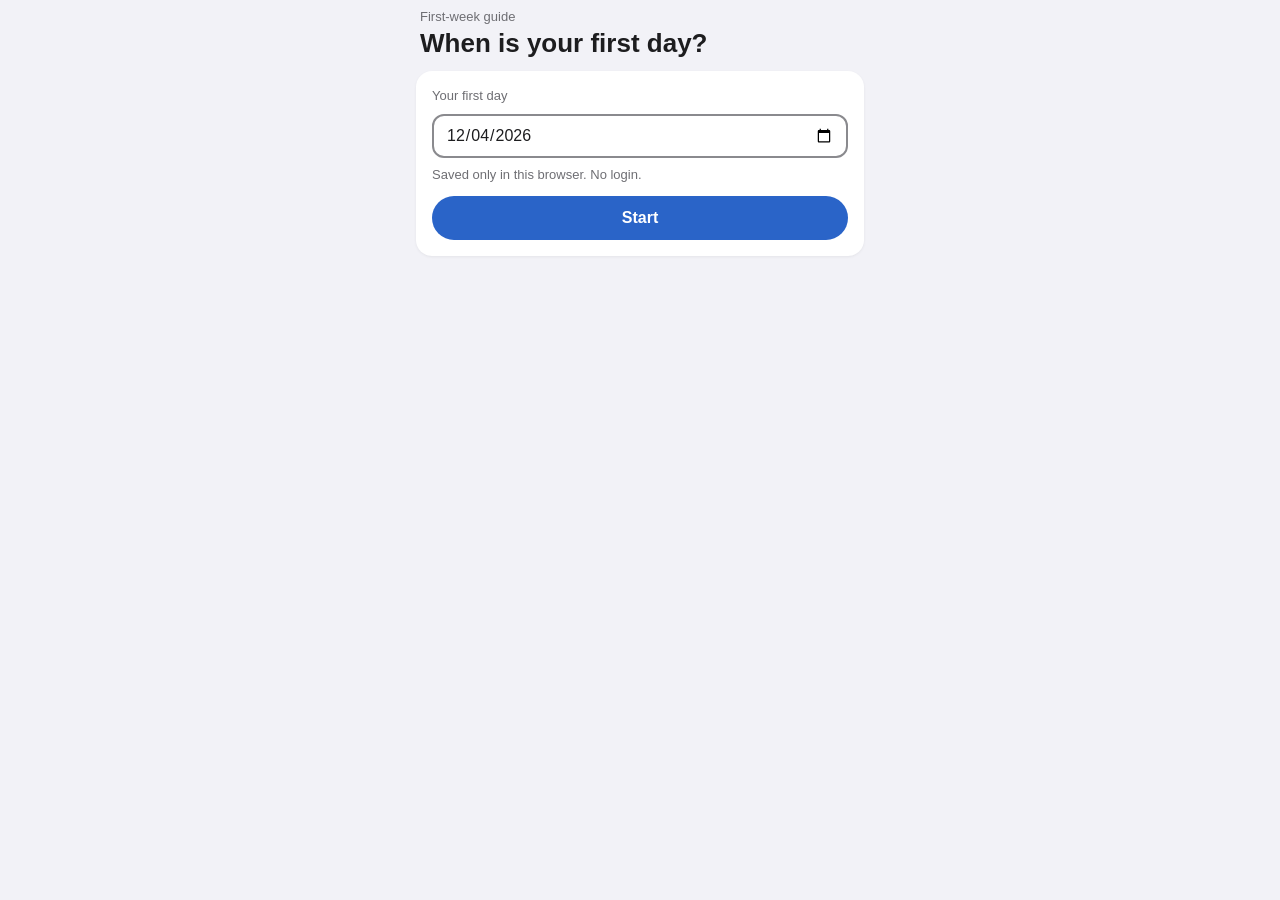
<file: app/index.html>
<!doctype html>
<html lang="en">
<head>
<meta charset="utf-8">
<meta name="viewport" content="width=device-width, initial-scale=1">
<title>First-week guide</title>
<link rel="stylesheet" href="style.css">
</head>
<body>
<main class="page">
  <section id="view-today" aria-labelledby="today-title">
    <header class="head">
      <div>
        <div class="small" id="day-header">Day 1 of 5</div>
        <h1 id="today-title">My First Week</h1>
      </div>
      <div class="ring" id="ring" role="img" aria-label="0 of 0 tasks done"><span id="ring-count" aria-hidden="true">0/0</span></div>
    </header>

    <nav class="days" aria-label="Pick a day" id="day-buttons"></nav>

    <div class="cards" id="task-list"></div>

    <p class="foot"><a class="back" href="#start">Change start date</a></p>
  </section>

  <!-- S1 Pick start date (first visit, or index.html#start) -->
  <section id="view-start" aria-labelledby="start-title" hidden>
    <header class="head">
      <div>
        <div class="small">First-week guide</div>
        <h1 id="start-title" tabindex="-1">When is your first day?</h1>
      </div>
    </header>
    <form class="cards" id="start-form">
      <div class="card start">
        <label class="small" for="start-date">Your first day</label>
        <input id="start-date" type="date" required>
        <p class="small">Saved only in this browser. No login.</p>
        <button type="submit" class="primary">Start</button>
      </div>
    </form>
  </section>

  <!-- S4 Who do I ask? (open with index.html#ask) -->
  <section id="view-ask" aria-labelledby="ask-title" hidden>
    <header class="head">
      <div>
        <a class="back" href="#">← Today</a>
        <h1 id="ask-title" tabindex="-1">Who do I ask?</h1>
      </div>
    </header>
    <div class="search">
      <label class="small" for="ask-filter">Filter by topic or keyword</label>
      <input id="ask-filter" type="search" autocomplete="off" placeholder="e.g. card">
    </div>
    <p class="sr-only" id="ask-count" role="status" aria-live="polite"></p>
    <div class="cards" id="ask-list"></div>
  </section>

  <!-- S5 Topic guide (open with index.html#topic/<answer_id>) -->
  <section id="view-topic" aria-labelledby="topic-title" hidden>
    <header class="head">
      <div class="nav-row">
        <a class="back" href="#ask">← Who do I ask?</a>
        <a class="back" href="#">Today</a>
      </div>
    </header>
    <div class="cards">
      <article class="card" id="topic-card"></article>
    </div>
  </section>
</main>
<script src="content.js"></script>
<script src="app.js"></script>
</body>
</html>
</file>
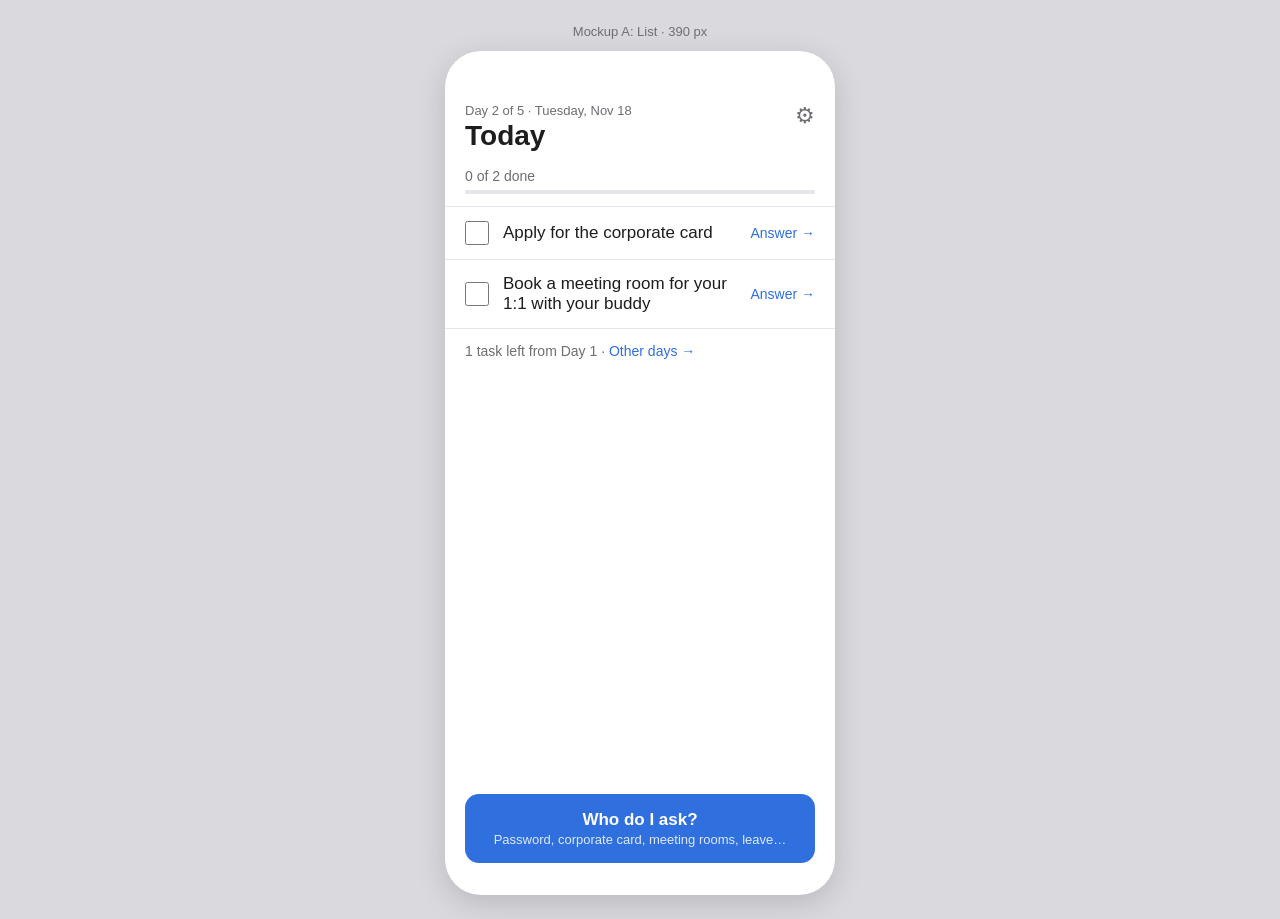
<file: mockup_A.html>
<!doctype html>
<html lang="en">
<head>
<meta charset="utf-8">
<meta name="viewport" content="width=device-width, initial-scale=1">
<title>Mockup A · List</title>
<style>
  :root { --ink:#1d1d1f; --muted:#6e6e73; --line:#e5e5ea; --accent:#2f6fde; --bg:#f2f2f7; --done:#34a853; }
  * { box-sizing:border-box; margin:0; padding:0; }
  body { font-family:-apple-system, "Segoe UI", Roboto, sans-serif; background:#d9d9de; color:var(--ink); padding:24px 0; }
  .label { text-align:center; font-size:13px; color:var(--muted); margin-bottom:12px; }
  .phone { width:390px; min-height:844px; margin:0 auto; background:#fff; border-radius:36px; overflow:hidden; box-shadow:0 8px 30px rgba(0,0,0,.15); display:flex; flex-direction:column; }
  .status { height:44px; }
  header { padding:8px 20px 16px; display:flex; justify-content:space-between; align-items:flex-start; }
  .day { font-size:13px; color:var(--muted); }
  h1 { font-size:28px; font-weight:700; margin-top:2px; }
  .gear { border:0; background:none; font-size:22px; color:var(--muted); cursor:pointer; }
  .progress { padding:0 20px 12px; font-size:14px; color:var(--muted); }
  .bar { height:4px; background:var(--line); border-radius:2px; margin-top:6px; }
  .bar i { display:block; height:100%; background:var(--done); border-radius:2px; transition:width .2s; }
  ul { list-style:none; border-top:1px solid var(--line); }
  li { display:flex; align-items:center; gap:14px; padding:14px 20px; border-bottom:1px solid var(--line); }
  li input { width:24px; height:24px; accent-color:var(--done); flex:none; }
  li .t { flex:1; font-size:17px; }
  li.done .t { color:var(--muted); text-decoration:line-through; }
  li a { font-size:14px; color:var(--accent); text-decoration:none; white-space:nowrap; }
  .left { margin:14px 20px 0; font-size:14px; color:var(--muted); }
  .left a { color:var(--accent); text-decoration:none; }
  .ask { margin:auto 20px 32px; padding:16px; border:0; border-radius:14px; background:var(--accent); color:#fff; font-size:17px; font-weight:600; cursor:pointer; }
  .ask small { display:block; font-weight:400; font-size:13px; opacity:.85; margin-top:2px; }
</style>
</head>
<body>
<p class="label">Mockup A: List · 390 px</p>
<div class="phone">
  <div class="status"></div>
  <header>
    <div>
      <div class="day">Day 2 of 5 · Tuesday, Nov 18</div>
      <h1>Today</h1>
    </div>
    <button class="gear" aria-label="Settings">⚙</button>
  </header>

  <div class="progress">
    <span id="count">0 of 2 done</span>
    <div class="bar"><i id="fill" style="width:0%"></i></div>
  </div>

  <ul>
    <li><input type="checkbox" aria-label="Done"><span class="t">Apply for the corporate card</span><a href="#">Answer →</a></li>
    <li><input type="checkbox" aria-label="Done"><span class="t">Book a meeting room for your 1:1 with your buddy</span><a href="#">Answer →</a></li>
  </ul>

  <p class="left">1 task left from Day 1 · <a href="#">Other days →</a></p>

  <button class="ask">Who do I ask?<small>Password, corporate card, meeting rooms, leave…</small></button>
</div>
<script>
  const boxes = document.querySelectorAll('li input');
  boxes.forEach(b => b.addEventListener('change', () => {
    b.closest('li').classList.toggle('done', b.checked);
    const n = [...boxes].filter(x => x.checked).length;
    document.getElementById('count').textContent = `${n} of ${boxes.length} done`;
    document.getElementById('fill').style.width = `${n / boxes.length * 100}%`;
  }));
</script>
</body>
</html>
</file>
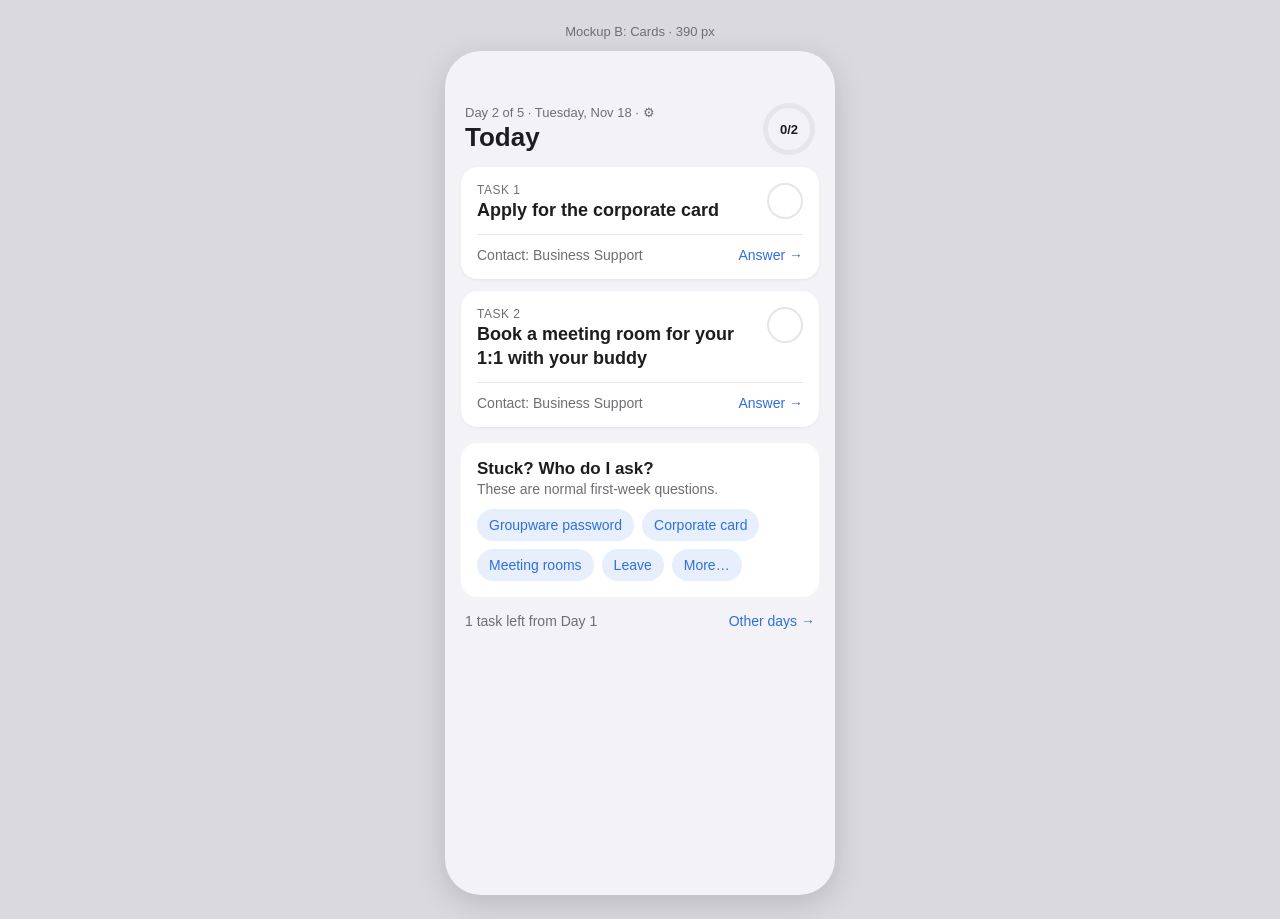
<file: mockup_B.html>
<!doctype html>
<html lang="en">
<head>
<meta charset="utf-8">
<meta name="viewport" content="width=device-width, initial-scale=1">
<title>Mockup B · Cards</title>
<style>
  :root { --ink:#1d1d1f; --muted:#6e6e73; --line:#e5e5ea; --accent:#2f6fde; --bg:#f2f2f7; --done:#34a853; }
  * { box-sizing:border-box; margin:0; padding:0; }
  body { font-family:-apple-system, "Segoe UI", Roboto, sans-serif; background:#d9d9de; color:var(--ink); padding:24px 0; }
  .label { text-align:center; font-size:13px; color:var(--muted); margin-bottom:12px; }
  .phone { width:390px; min-height:844px; margin:0 auto; background:var(--bg); border-radius:36px; overflow:hidden; box-shadow:0 8px 30px rgba(0,0,0,.15); padding-bottom:24px; }
  .status { height:44px; }
  header { padding:8px 20px 12px; display:flex; justify-content:space-between; align-items:center; }
  .day { font-size:13px; color:var(--muted); }
  h1 { font-size:26px; font-weight:700; margin-top:2px; }
  .ring { width:52px; height:52px; border-radius:50%; display:grid; place-items:center; font-size:13px; font-weight:600;
          background:conic-gradient(var(--done) var(--p,0%), var(--line) 0); position:relative; }
  .ring::before { content:""; position:absolute; inset:5px; background:var(--bg); border-radius:50%; }
  .ring span { position:relative; }
  .cards { padding:0 16px; display:grid; gap:12px; }
  .card { background:#fff; border-radius:16px; padding:16px; box-shadow:0 1px 3px rgba(0,0,0,.06); }
  .card .top { display:flex; gap:12px; align-items:flex-start; }
  .card .n { font-size:12px; color:var(--muted); text-transform:uppercase; letter-spacing:.04em; }
  .card h2 { font-size:18px; font-weight:600; margin-top:2px; line-height:1.3; }
  .card.done h2 { color:var(--muted); text-decoration:line-through; }
  .check { flex:none; margin-left:auto; width:36px; height:36px; border-radius:50%; border:2px solid var(--line); background:#fff; font-size:18px; color:transparent; cursor:pointer; }
  .card.done .check { background:var(--done); border-color:var(--done); color:#fff; }
  .hint { margin-top:12px; padding-top:12px; border-top:1px solid var(--line); font-size:14px; color:var(--muted); display:flex; justify-content:space-between; }
  .hint a { color:var(--accent); text-decoration:none; }
  .ask { margin:16px 16px 0; background:#fff; border-radius:16px; padding:16px; }
  .ask h3 { font-size:17px; }
  .ask p { font-size:14px; color:var(--muted); margin:2px 0 12px; }
  .chips { display:flex; flex-wrap:wrap; gap:8px; }
  .chips a { padding:8px 12px; border-radius:999px; background:#e8effc; color:var(--accent); font-size:14px; text-decoration:none; }
  .foot { display:flex; justify-content:space-between; padding:16px 20px 0; font-size:14px; }
  .foot a { color:var(--accent); text-decoration:none; }
  .foot span { color:var(--muted); }
</style>
</head>
<body>
<p class="label">Mockup B: Cards · 390 px</p>
<div class="phone">
  <div class="status"></div>
  <header>
    <div>
      <div class="day">Day 2 of 5 · Tuesday, Nov 18 · ⚙</div>
      <h1>Today</h1>
    </div>
    <div class="ring" id="ring"><span id="count">0/2</span></div>
  </header>

  <div class="cards">
    <div class="card">
      <div class="top">
        <div><div class="n">Task 1</div><h2>Apply for the corporate card</h2></div>
        <button class="check" aria-label="Mark done">✓</button>
      </div>
      <div class="hint"><span>Contact: Business Support</span><a href="#">Answer →</a></div>
    </div>
    <div class="card">
      <div class="top">
        <div><div class="n">Task 2</div><h2>Book a meeting room for your 1:1 with your buddy</h2></div>
        <button class="check" aria-label="Mark done">✓</button>
      </div>
      <div class="hint"><span>Contact: Business Support</span><a href="#">Answer →</a></div>
    </div>
  </div>

  <div class="ask">
    <h3>Stuck? Who do I ask?</h3>
    <p>These are normal first-week questions.</p>
    <div class="chips">
      <a href="#">Groupware password</a><a href="#">Corporate card</a><a href="#">Meeting rooms</a><a href="#">Leave</a><a href="#">More…</a>
    </div>
  </div>

  <div class="foot"><span>1 task left from Day 1</span><a href="#">Other days →</a></div>
</div>
<script>
  const cards = document.querySelectorAll('.card');
  cards.forEach(c => c.querySelector('.check').addEventListener('click', () => {
    c.classList.toggle('done');
    const n = document.querySelectorAll('.card.done').length;
    document.getElementById('count').textContent = `${n}/${cards.length}`;
    document.getElementById('ring').style.setProperty('--p', `${n / cards.length * 100}%`);
  }));
</script>
</body>
</html>
</file>
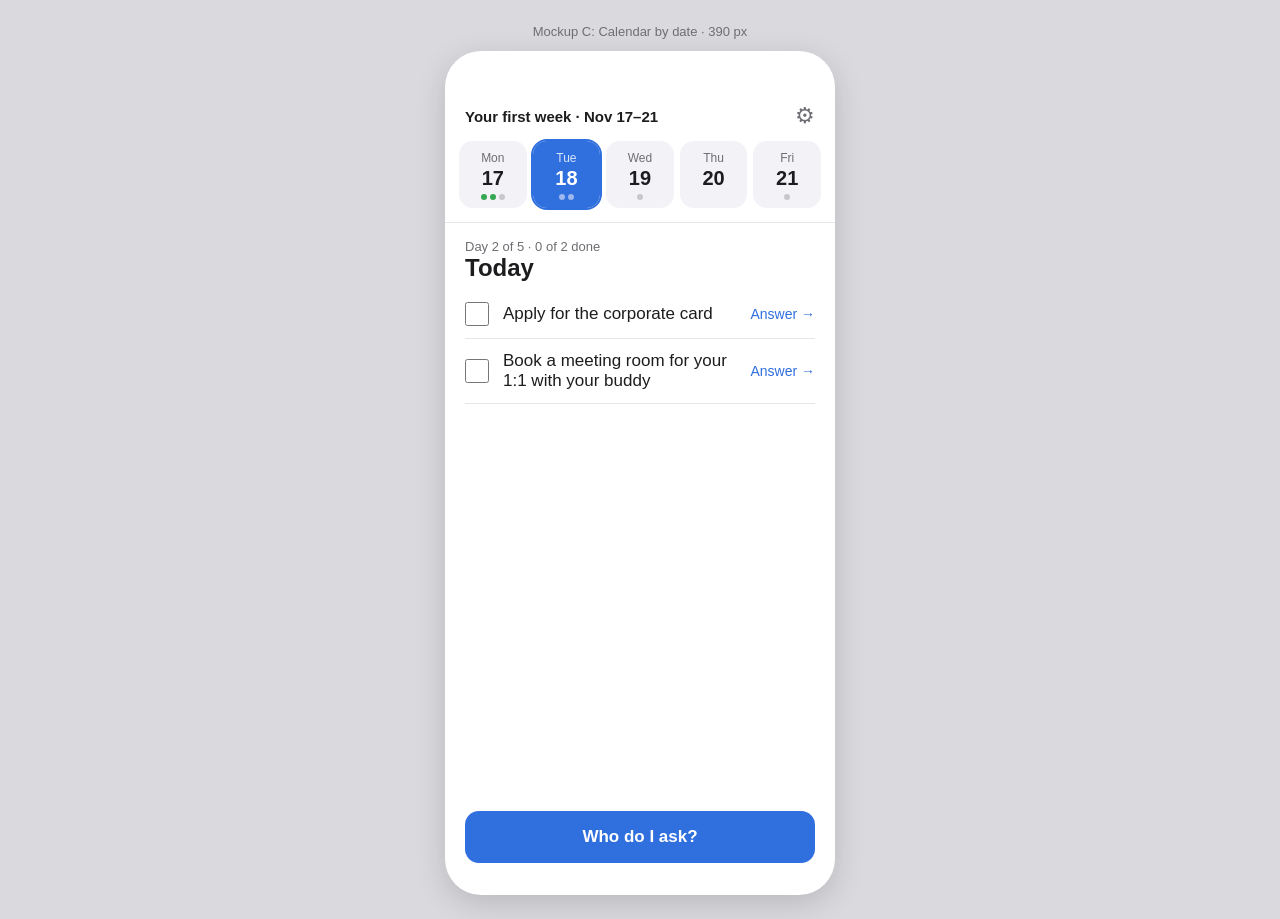
<file: mockup_C.html>
<!doctype html>
<html lang="en">
<head>
<meta charset="utf-8">
<meta name="viewport" content="width=device-width, initial-scale=1">
<title>Mockup C · Calendar</title>
<style>
  :root { --ink:#1d1d1f; --muted:#6e6e73; --line:#e5e5ea; --accent:#2f6fde; --bg:#f2f2f7; --done:#34a853; }
  * { box-sizing:border-box; margin:0; padding:0; }
  body { font-family:-apple-system, "Segoe UI", Roboto, sans-serif; background:#d9d9de; color:var(--ink); padding:24px 0; }
  .label { text-align:center; font-size:13px; color:var(--muted); margin-bottom:12px; }
  .phone { width:390px; min-height:844px; margin:0 auto; background:#fff; border-radius:36px; overflow:hidden; box-shadow:0 8px 30px rgba(0,0,0,.15); display:flex; flex-direction:column; }
  .status { height:44px; }
  header { padding:8px 20px 12px; display:flex; justify-content:space-between; align-items:center; }
  header .m { font-size:15px; font-weight:600; }
  .gear { border:0; background:none; font-size:22px; color:var(--muted); cursor:pointer; }
  .week { display:grid; grid-template-columns:repeat(5,1fr); gap:6px; padding:0 14px 14px; border-bottom:1px solid var(--line); }
  .d { border:0; background:var(--bg); border-radius:14px; padding:10px 0 8px; cursor:pointer; color:var(--ink); font:inherit; }
  .d .w { font-size:12px; color:var(--muted); }
  .d .n { font-size:20px; font-weight:600; margin:2px 0 4px; }
  .d .dots { display:flex; gap:3px; justify-content:center; height:6px; }
  .d .dots i { width:6px; height:6px; border-radius:50%; background:#c7c7cc; }
  .d .dots i.on { background:var(--done); }
  .d.today { outline:2px solid var(--accent); }
  .d.sel { background:var(--accent); color:#fff; }
  .d.sel .w { color:#dbe6fb; }
  .d.sel .dots i { background:#9db8ee; } .d.sel .dots i.on { background:#fff; }
  .title { padding:16px 20px 4px; }
  .title .k { font-size:13px; color:var(--muted); }
  .title h1 { font-size:24px; }
  ul { list-style:none; padding:4px 20px; }
  li { display:flex; gap:14px; align-items:center; padding:12px 0; border-bottom:1px solid var(--line); }
  li input { width:24px; height:24px; accent-color:var(--done); flex:none; }
  li .t { flex:1; font-size:17px; }
  li.done .t { color:var(--muted); text-decoration:line-through; }
  li a { font-size:14px; color:var(--accent); text-decoration:none; }
  .empty { padding:12px 0; color:var(--muted); font-size:15px; }
  .ask { margin:auto 20px 32px; padding:16px; border:0; border-radius:14px; background:var(--accent); color:#fff; font-size:17px; font-weight:600; cursor:pointer; }
</style>
</head>
<body>
<p class="label">Mockup C: Calendar by date · 390 px</p>
<div class="phone">
  <div class="status"></div>
  <header><span class="m">Your first week · Nov 17–21</span><button class="gear" aria-label="Settings">⚙</button></header>
  <div class="week" id="week"></div>
  <div class="title"><div class="k" id="kicker"></div><h1 id="heading"></h1></div>
  <ul id="list"></ul>
  <button class="ask">Who do I ask?</button>
</div>
<script>
  // Example values from 03_screen_flow.md (Tasks + Done marks). Start date 2026-11-17, today = Day 2.
  const TODAY = 2;
  const days = [
    { day:1, w:'Mon', n:17 }, { day:2, w:'Tue', n:18 }, { day:3, w:'Wed', n:19 },
    { day:4, w:'Thu', n:20 }, { day:5, w:'Fri', n:21 },
  ];
  const tasks = [
    { id:'d1-01', day:1, title:'Collect your laptop and log in', done:true },
    { id:'d1-02', day:1, title:'Change your groupware password', answer:true, done:true },
    { id:'d1-03', day:1, title:'Meet your buddy and team lead', done:false },
    { id:'d2-01', day:2, title:'Apply for the corporate card', answer:true, done:false },
    { id:'d2-02', day:2, title:'Book a meeting room for your 1:1 with your buddy', answer:true, done:false },
    { id:'d3-01', day:3, title:'Read how to request leave', answer:true, done:false },
    { id:'d5-01', day:5, title:'Week review with your buddy', done:false },
  ];
  let sel = TODAY;

  function render() {
    document.getElementById('week').innerHTML = days.map(d => {
      const t = tasks.filter(x => x.day === d.day);
      const dots = t.map(x => `<i class="${x.done ? 'on' : ''}"></i>`).join('');
      const cls = ['d', d.day === TODAY ? 'today' : '', d.day === sel ? 'sel' : ''].join(' ');
      return `<button class="${cls}" data-day="${d.day}"><div class="w">${d.w}</div><div class="n">${d.n}</div><div class="dots">${dots}</div></button>`;
    }).join('');
    const d = days[sel - 1], t = tasks.filter(x => x.day === sel);
    const doneN = t.filter(x => x.done).length;
    document.getElementById('kicker').textContent = `Day ${sel} of 5 · ${doneN} of ${t.length} done`;
    document.getElementById('heading').textContent = sel === TODAY ? 'Today' : `${d.w}, Nov ${d.n}`;
    document.getElementById('list').innerHTML = t.length
      ? t.map(x => `<li class="${x.done ? 'done' : ''}"><input type="checkbox" data-id="${x.id}" ${x.done ? 'checked' : ''} aria-label="Done"><span class="t">${x.title}</span>${x.answer ? '<a href="#">Answer →</a>' : ''}</li>`).join('')
      : '<li class="empty">No tasks for this day.</li>';
  }
  document.getElementById('week').addEventListener('click', e => {
    const b = e.target.closest('.d'); if (b) { sel = +b.dataset.day; render(); }
  });
  document.getElementById('list').addEventListener('change', e => {
    const t = tasks.find(x => x.id === e.target.dataset.id); if (t) { t.done = e.target.checked; render(); }
  });
  render();
</script>
</body>
</html>
</file>
<file: app/style.css>
/* Tokens exactly as in DESIGN.md section 1. No other colors. */
:root {
  --ink: #1d1d1f;
  --muted: #6e6e73;
  --accent: #2a64c8;
  --accent-soft: #e8effc;
  --done: #1e7e34;
  --bg: #f2f2f7;
  --surface: #ffffff;
  --line: #e5e5ea;
  --control: #8a8a8e;
}

* { box-sizing: border-box; margin: 0; padding: 0; }

body {
  font-family: -apple-system, "Segoe UI", Roboto, sans-serif;
  background: var(--bg);
  color: var(--ink);
}

.page { max-width: 480px; margin: 0 auto; padding-bottom: 24px; }

:focus-visible { outline: 2px solid var(--accent); outline-offset: 2px; }

/* Header */
.head {
  display: flex; justify-content: space-between; align-items: center; gap: 12px;
  padding: 8px 20px 12px;
}
.small { font-size: 13px; line-height: 1.4; color: var(--muted); }
h1 { font-size: 26px; font-weight: 700; line-height: 1.2; margin-top: 2px; }

.ring {
  flex: none; position: relative; width: 52px; height: 52px; border-radius: 50%;
  display: grid; place-items: center;
  background: conic-gradient(var(--done) var(--p, 0%), var(--line) 0);
}
.ring::before { content: ""; position: absolute; inset: 5px; border-radius: 50%; background: var(--bg); }
.ring span { position: relative; font-size: 13px; font-weight: 600; line-height: 1; color: var(--ink); }

/* Day 1–5 buttons */
.days { display: grid; grid-template-columns: repeat(5, 1fr); gap: 8px; padding: 0 16px 12px; }
.days button {
  min-height: 44px; padding: 8px 2px; border-radius: 999px;
  border: 2px solid var(--surface); background: var(--surface); color: var(--ink);
  font: inherit; font-size: 14px; line-height: 1.4; cursor: pointer;
}
/* Selected day: solid fill so it stands out (user test, tester 2). Today's day keeps an outline. */
.days button[aria-current="date"] { border-color: var(--accent); }
.days button[aria-pressed="true"] {
  background: var(--accent); color: var(--surface); border-color: var(--accent); font-weight: 700;
}

/* Task cards */
.cards { display: grid; gap: 12px; padding: 0 16px; }
.card {
  background: var(--surface); border-radius: 16px; padding: 16px;
  box-shadow: 0 1px 3px rgba(0, 0, 0, .06);
}
.card .top { display: flex; align-items: flex-start; gap: 12px; }
.label { font-size: 12px; line-height: 1.3; text-transform: uppercase; letter-spacing: .04em; color: var(--muted); }
.card h2 { font-size: 18px; font-weight: 600; line-height: 1.3; margin-top: 2px; color: var(--ink); }
.card.done h2 { color: var(--muted); text-decoration: line-through; }
.contact {
  margin-top: 12px; padding-top: 12px; border-top: 1px solid var(--line);
  font-size: 14px; line-height: 1.4; color: var(--muted);
}
.empty { font-size: 14px; line-height: 1.4; color: var(--muted); }

/* Check button: 36 px visible circle inside a 44 px tap area */
.check {
  flex: none; margin-left: auto; width: 44px; height: 44px;
  display: grid; place-items: center;
  border: 0; background: transparent; cursor: pointer;
}
.check span {
  width: 36px; height: 36px; border-radius: 50%;
  display: grid; place-items: center;
  border: 2px solid var(--control); background: var(--surface);
  color: transparent; font-size: 18px; line-height: 1;
}
/* S4 Who do I ask? / S5 Topic guide */
[hidden] { display: none !important; }
.sr-only {
  position: absolute; width: 1px; height: 1px; overflow: hidden;
  clip: rect(0 0 0 0); white-space: nowrap;
}
.nav-row { display: flex; justify-content: space-between; gap: 12px; width: 100%; }
.head > .nav-row { flex: 1; }
.back {
  display: inline-flex; align-items: center; min-height: 44px;
  font-size: 14px; line-height: 1.4; color: var(--accent); text-decoration: none;
}
.search { display: grid; gap: 2px; padding: 0 16px 12px; }
.search input {
  min-height: 44px; padding: 8px 12px; border-radius: 12px;
  border: 2px solid var(--control); background: var(--surface); color: var(--ink);
  font: inherit; font-size: 16px; line-height: 1.4;
}
.topic {
  display: block; width: 100%; text-align: left; cursor: pointer;
  border: 0; font: inherit; color: inherit; text-decoration: none;
}
.topic .go { font-size: 14px; line-height: 1.4; color: var(--accent); }
.topic .contact { display: flex; justify-content: space-between; gap: 12px; }
.answer { margin-top: 8px; font-size: 14px; line-height: 1.4; color: var(--ink); }
.meta { margin-top: 12px; padding-top: 12px; border-top: 1px solid var(--line); display: grid; gap: 2px; }
.meta p { font-size: 14px; line-height: 1.4; color: var(--muted); }
.meta strong { color: var(--ink); font-weight: 600; }
.chip {
  display: inline-block; margin-top: 8px; padding: 2px 12px; border-radius: 999px;
  background: var(--accent-soft); color: var(--accent); font-size: 14px; line-height: 1.4;
}

.check[aria-pressed="true"] span { background: var(--done); border-color: var(--done); color: var(--surface); }
.label .undo { text-transform: none; letter-spacing: 0; color: var(--done); font-weight: 600; }

/* S1 Pick start date */
.start { display: grid; gap: 8px; }
.start input {
  min-height: 44px; padding: 8px 12px; border-radius: 12px;
  border: 2px solid var(--control); background: var(--surface); color: var(--ink);
  font: inherit; font-size: 16px; line-height: 1.4;
}
.primary {
  min-height: 44px; margin-top: 4px; border: 0; border-radius: 999px;
  background: var(--accent); color: var(--surface);
  font: inherit; font-size: 16px; font-weight: 600; cursor: pointer;
}
.foot { padding: 8px 16px 0; text-align: center; }

/* Headings get focus on view change (for screen readers); no ring needed there. */
h1[tabindex="-1"]:focus { outline: none; }
</file>
